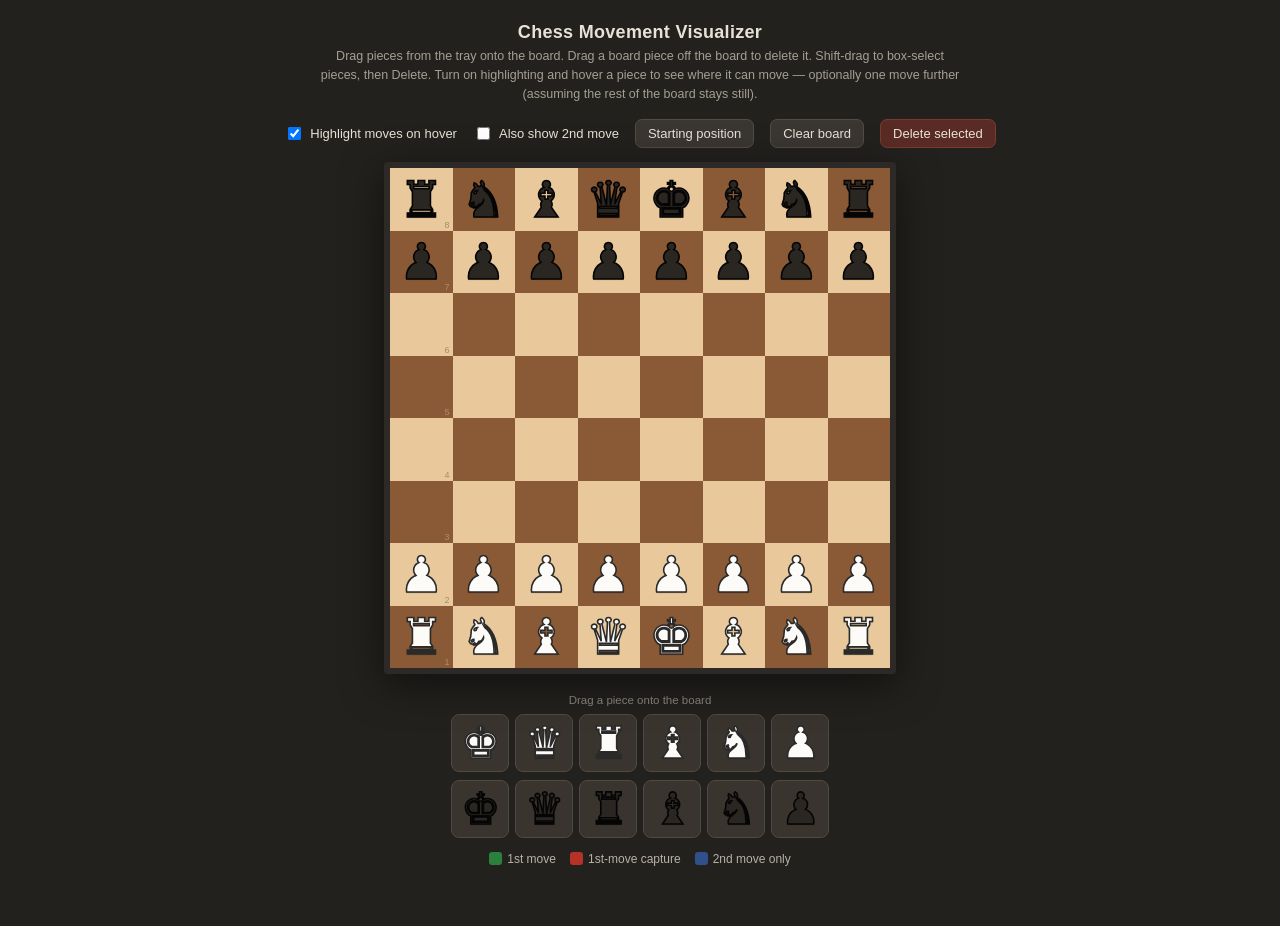
<file: tools/chess-visualizer.html>
<!DOCTYPE html>
<html lang="en">
<head>
<meta charset="utf-8">
<meta name="viewport" content="width=device-width, initial-scale=1">
<title>Chess Movement Visualizer</title>
<style>
  :root{
    --light:#e9c99c;        /* tan */
    --dark:#8a5a36;         /* dark brown */
    --hl1:rgba(46,170,72,0.90);   /* first-move (quiet) */
    --hlcap:rgba(220,55,40,0.55); /* first-move capture */
    --hl2:rgba(60,120,225,0.34);  /* second-move only */
    --sel:#ffd23f;
  }
  *{box-sizing:border-box;}
  body{
    margin:0; background:#23211e; color:#e8e2d6;
    font-family:-apple-system,Segoe UI,Roboto,Helvetica,Arial,sans-serif;
    display:flex; flex-direction:column; align-items:center; padding:22px 14px 60px;
    -webkit-user-select:none; user-select:none;
  }
  h1{font-size:18px; font-weight:600; margin:0 0 4px; letter-spacing:.3px;}
  .sub{font-size:12.5px; color:#a59f93; margin:0 0 16px; max-width:640px; text-align:center; line-height:1.5;}

  .controls{display:flex; flex-wrap:wrap; gap:10px 16px; align-items:center; justify-content:center; margin-bottom:14px;}
  .controls label{display:flex; align-items:center; gap:6px; font-size:13px; cursor:pointer;}
  button{
    font:inherit; font-size:13px; padding:6px 12px; border-radius:7px; cursor:pointer;
    background:#3a3631; color:#e8e2d6; border:1px solid #524c44;
  }
  button:hover{background:#46413a;}
  button.danger{background:#5a2b25; border-color:#7a3a30;}
  button.danger:hover{background:#6e342c;}

  #board{
    position:relative; width:512px; height:512px;
    display:grid; grid-template-columns:repeat(8,1fr); grid-template-rows:repeat(8,1fr);
    border:6px solid #2c2926; border-radius:4px; box-shadow:0 10px 40px rgba(0,0,0,.5);
    touch-action:none;
  }
  .sq{position:relative; display:flex; align-items:center; justify-content:center;}
  .sq.light{background:var(--light);}
  .sq.dark{background:var(--dark);}
  .sq::before{content:''; position:absolute; inset:0; pointer-events:none; z-index:1;}
  .sq.hl1::before{background:var(--hl1);}
  .sq.hlcap::before{background:var(--hlcap);
    box-shadow:inset 0 0 0 4px rgba(220,55,40,0.85);}
  .sq.hl2::before{background:var(--hl2);}
  .sq.sel{outline:3px solid var(--sel); outline-offset:-3px; z-index:3;}
  .sq .coord{position:absolute; bottom:1px; right:3px; font-size:9px; color:rgba(0,0,0,.30); z-index:1;}
  .sq.dark .coord{color:rgba(255,255,255,.30);}

  .piece{
    position:relative; z-index:2; font-size:50px; line-height:1; cursor:grab;
    pointer-events:none; /* clicks resolve to the square; we hit-test by math */
  }
  .piece.w{color:#fcfbf7; -webkit-text-stroke:1.6px #2a2a2a; text-shadow:0 1px 1px rgba(0,0,0,.35);}
  .piece.b{color:#2a2622; -webkit-text-stroke:1.6px #050505; text-shadow:0 1px 1px rgba(0,0,0,.25);}

  .palette{margin-top:20px; display:flex; flex-direction:column; gap:8px; align-items:center;}
  .palrow{display:flex; gap:6px;}
  .palcell{
    width:58px; height:58px; display:flex; align-items:center; justify-content:center;
    background:#39342e; border:1px solid #4f4941; border-radius:8px; cursor:grab;
  }
  .palcell:hover{background:#433d35;}
  .palcell .piece{font-size:44px; cursor:grab;}
  .palhint{font-size:11.5px; color:#8d877c;}

  #ghost{position:fixed; z-index:1000; pointer-events:none; font-size:50px; line-height:1;
    transform:translate(-50%,-50%); display:none;}
  #ghost.w{color:#fcfbf7; -webkit-text-stroke:1.6px #2a2a2a;}
  #ghost.b{color:#2a2622; -webkit-text-stroke:1.6px #050505;}
  #selrect{position:fixed; z-index:999; border:1.5px dashed var(--sel);
    background:rgba(255,210,63,0.12); pointer-events:none; display:none;}

  .legend{display:flex; gap:14px; flex-wrap:wrap; justify-content:center; margin-top:14px; font-size:12px; color:#b7b1a6;}
  .legend i{display:inline-block; width:13px; height:13px; border-radius:3px; vertical-align:-2px; margin-right:5px;}
</style>
</head>
<body>
  <h1>Chess Movement Visualizer</h1>
  <p class="sub">
    Drag pieces from the tray onto the board. Drag a board piece off the board to delete it.
    Shift-drag to box-select pieces, then Delete. Turn on highlighting and hover a piece to see
    where it can move — optionally one move further (assuming the rest of the board stays still).
  </p>

  <div class="controls">
    <label><input type="checkbox" id="showMoves" checked> Highlight moves on hover</label>
    <label><input type="checkbox" id="show2"> Also show 2nd move</label>
    <button id="btnStart">Starting position</button>
    <button id="btnClear">Clear board</button>
    <button id="btnDelete" class="danger">Delete selected</button>
  </div>

  <div id="board"></div>

  <div class="palette">
    <div class="palhint">Drag a piece onto the board</div>
    <div class="palrow" id="palWhite"></div>
    <div class="palrow" id="palBlack"></div>
  </div>

  <div class="legend">
    <span><i style="background:rgba(46,170,72,.7)"></i>1st move</span>
    <span><i style="background:rgba(220,55,40,.8)"></i>1st-move capture</span>
    <span><i style="background:rgba(60,120,225,.55)"></i>2nd move only</span>
  </div>

  <div id="ghost"></div>
  <div id="selrect"></div>

<script>
"use strict";

// ---- model -------------------------------------------------------------
// board[r][c] : null | {type:'k|q|r|b|n|p', color:'w|b'}.  row 0 = top (rank 8).
const GLYPH = {k:'♚', q:'♛', r:'♜', b:'♝', n:'♞', p:'♟'};
const ORDER = ['r','n','b','q','k','b','n','r'];
let board = [];

function emptyBoard(){ return Array.from({length:8}, ()=>Array(8).fill(null)); }
function startPosition(){
  const b = emptyBoard();
  for(let c=0;c<8;c++){
    b[0][c] = {type:ORDER[c], color:'b'};
    b[1][c] = {type:'p', color:'b'};
    b[6][c] = {type:'p', color:'w'};
    b[7][c] = {type:ORDER[c], color:'w'};
  }
  return b;
}
const inb = (r,c)=> r>=0 && r<8 && c>=0 && c<8;
const cloneBoard = b => b.map(row => row.map(p => p ? {type:p.type,color:p.color} : null));

// ---- move generation (pseudo-legal; no check enforcement) --------------
const DIRS = {
  r:[[-1,0],[1,0],[0,-1],[0,1]],
  b:[[-1,-1],[-1,1],[1,-1],[1,1]],
  q:[[-1,0],[1,0],[0,-1],[0,1],[-1,-1],[-1,1],[1,-1],[1,1]],
  k:[[-1,0],[1,0],[0,-1],[0,1],[-1,-1],[-1,1],[1,-1],[1,1]],
  n:[[-2,-1],[-2,1],[-1,-2],[-1,2],[1,-2],[1,2],[2,-1],[2,1]]
};

// Returns array of {r,c,capture,ep?,castle?}
function genMoves(bd, r, c){
  const p = bd[r][c];
  if(!p) return [];
  const out = [];
  const friend = (rr,cc)=> bd[rr][cc] && bd[rr][cc].color === p.color;

  if(p.type === 'p'){
    const dir = p.color === 'w' ? -1 : 1;
    const startRow = p.color === 'w' ? 6 : 1;
    // forward one / two
    if(inb(r+dir,c) && !bd[r+dir][c]){
      out.push({r:r+dir, c, capture:false});
      if(r === startRow && !bd[r+2*dir][c]) out.push({r:r+2*dir, c, capture:false});
    }
    // diagonal captures + en-passant heuristic
    const epRow = p.color === 'w' ? 3 : 4; // rank from which e.p. is possible
    for(const dc of [-1,1]){
      const rr = r+dir, cc = c+dc;
      if(!inb(rr,cc)) continue;
      const t = bd[rr][cc];
      if(t && t.color !== p.color){ out.push({r:rr, c:cc, capture:true}); }
      else if(!t && r === epRow){
        const side = bd[r][cc]; // pawn that (hypothetically) just double-stepped
        if(side && side.type === 'p' && side.color !== p.color)
          out.push({r:rr, c:cc, capture:true, ep:true});
      }
    }
    return out;
  }

  if(p.type === 'n' || p.type === 'k'){
    for(const [dr,dc] of DIRS[p.type]){
      const rr=r+dr, cc=c+dc;
      if(!inb(rr,cc) || friend(rr,cc)) continue;
      out.push({r:rr, c:cc, capture: !!bd[rr][cc]});
    }
    if(p.type === 'k'){
      const home = p.color === 'w' ? 7 : 0;
      if(r === home && c === 4){
        const rk = bd[home][7];
        if(rk && rk.type==='r' && rk.color===p.color && !bd[home][5] && !bd[home][6])
          out.push({r:home, c:6, capture:false, castle:true});
        const rq = bd[home][0];
        if(rq && rq.type==='r' && rq.color===p.color && !bd[home][1] && !bd[home][2] && !bd[home][3])
          out.push({r:home, c:2, capture:false, castle:true});
      }
    }
    return out;
  }

  // sliders: r, b, q
  for(const [dr,dc] of DIRS[p.type]){
    let rr=r+dr, cc=c+dc;
    while(inb(rr,cc)){
      const t = bd[rr][cc];
      if(!t){ out.push({r:rr, c:cc, capture:false}); }
      else { if(t.color !== p.color) out.push({r:rr, c:cc, capture:true}); break; }
      rr+=dr; cc+=dc;
    }
  }
  return out;
}

// All squares reachable on a *second* move, assuming the rest of the board is frozen.
function secondMoves(r, c){
  const p = board[r][c];
  const first = genMoves(board, r, c);
  const second = new Map();
  for(const m of first){
    const bd = cloneBoard(board);
    bd[r][c] = null;
    if(m.ep) bd[r][m.c] = null;                 // remove e.p.-captured pawn
    bd[m.r][m.c] = {type:p.type, color:p.color}; // piece now sits on m
    for(const n of genMoves(bd, m.r, m.c)) second.set(n.r+','+n.c, n);
  }
  return second;
}

// ---- DOM / rendering ---------------------------------------------------
const boardEl = document.getElementById('board');
const ghostEl = document.getElementById('ghost');
const selRectEl = document.getElementById('selrect');
const squares = []; // squares[r][c] -> element
let selected = new Set(); // "r,c"

function buildBoard(){
  boardEl.innerHTML = '';
  for(let r=0;r<8;r++){
    squares[r] = [];
    for(let c=0;c<8;c++){
      const sq = document.createElement('div');
      sq.className = 'sq ' + ((r+c)%2===0 ? 'light' : 'dark');
      sq.dataset.r = r; sq.dataset.c = c;
      if(c===0){ const lab=document.createElement('span'); lab.className='coord'; lab.textContent=8-r; sq.appendChild(lab); }
      squares[r][c] = sq;
      boardEl.appendChild(sq);
    }
  }
}

function render(){
  for(let r=0;r<8;r++) for(let c=0;c<8;c++){
    const sq = squares[r][c];
    const old = sq.querySelector('.piece');
    if(old) old.remove();
    const p = board[r][c];
    if(p){
      const span = document.createElement('span');
      span.className = 'piece ' + p.color;
      span.textContent = GLYPH[p.type];
      sq.appendChild(span);
    }
    sq.classList.toggle('sel', selected.has(r+','+c));
  }
}

function clearHighlights(){
  for(let r=0;r<8;r++) for(let c=0;c<8;c++)
    squares[r][c].classList.remove('hl1','hlcap','hl2');
}

function applyHover(r,c){
  clearHighlights();
  if(!document.getElementById('showMoves').checked) return;
  if(!board[r][c]) return;
  const first = genMoves(board, r, c);
  const fkeys = new Set(first.map(m => m.r+','+m.c));
  if(document.getElementById('show2').checked){
    for(const [k,n] of secondMoves(r,c))
      if(!fkeys.has(k)) squares[n.r][n.c].classList.add('hl2');
  }
  for(const m of first)
    squares[m.r][m.c].classList.add(m.capture ? 'hlcap' : 'hl1');
}

// ---- pointer helpers ---------------------------------------------------
function cellFromPoint(clientX, clientY){
  const rect = boardEl.getBoundingClientRect();
  const x = clientX - rect.left, y = clientY - rect.top;
  if(x < 0 || y < 0 || x >= rect.width || y >= rect.height) return null;
  return {r: Math.floor(y / (rect.height/8)), c: Math.floor(x / (rect.width/8))};
}

// ---- drag state --------------------------------------------------------
let drag = null;     // {piece, fromR, fromC}  (from palette => fromR null)
let select = null;   // {x0,y0}

function startDrag(piece, fromR, fromC, e){
  drag = {piece, fromR, fromC};
  if(fromR !== null){ board[fromR][fromC] = null; render(); } // pick up
  ghostEl.className = piece.color;
  ghostEl.textContent = GLYPH[piece.type];
  ghostEl.style.display = 'block';
  moveGhost(e.clientX, e.clientY);
  clearHighlights();
}
function moveGhost(x,y){ ghostEl.style.left = x+'px'; ghostEl.style.top = y+'px'; }

// palette
function buildPalette(){
  const mk = (color, host)=>{
    for(const type of ['k','q','r','b','n','p']){
      const cell = document.createElement('div');
      cell.className = 'palcell';
      const span = document.createElement('span');
      span.className = 'piece ' + color;
      span.textContent = GLYPH[type];
      cell.appendChild(span);
      cell.addEventListener('mousedown', e=>{ e.preventDefault(); startDrag({type,color}, null, null, e); });
      host.appendChild(cell);
    }
  };
  mk('w', document.getElementById('palWhite'));
  mk('b', document.getElementById('palBlack'));
}

// board interactions
boardEl.addEventListener('mousedown', e=>{
  const cell = cellFromPoint(e.clientX, e.clientY);
  if(!cell) return;
  e.preventDefault();
  if(e.shiftKey){
    select = {x0:e.clientX, y0:e.clientY};
    selRectEl.style.display = 'block';
    updateSelRect(e.clientX, e.clientY);
    return;
  }
  // plain click clears any existing selection
  if(selected.size){ selected.clear(); render(); }
  const p = board[cell.r][cell.c];
  if(p) startDrag(p, cell.r, cell.c, e);
});

let hoverKey = null;
boardEl.addEventListener('mousemove', e=>{
  if(drag || select) return;
  const cell = cellFromPoint(e.clientX, e.clientY);
  const key = cell ? cell.r+','+cell.c : null;
  if(key !== hoverKey){
    hoverKey = key;
    if(cell) applyHover(cell.r, cell.c); else clearHighlights();
  }
});
boardEl.addEventListener('mouseleave', ()=>{ if(!drag && !select){ hoverKey=null; clearHighlights(); } });

document.addEventListener('mousemove', e=>{
  if(drag) moveGhost(e.clientX, e.clientY);
  else if(select) updateSelRect(e.clientX, e.clientY);
});

document.addEventListener('mouseup', e=>{
  if(drag){
    const cell = cellFromPoint(e.clientX, e.clientY);
    if(cell) board[cell.r][cell.c] = {type:drag.piece.type, color:drag.piece.color};
    // dropped off-board: if it came from the board it is simply gone (deleted)
    drag = null;
    ghostEl.style.display = 'none';
    render();
  } else if(select){
    finalizeSelection();
    select = null;
    selRectEl.style.display = 'none';
  }
});

// ---- box selection -----------------------------------------------------
function updateSelRect(x,y){
  const x0 = Math.min(select.x0, x), y0 = Math.min(select.y0, y);
  const w = Math.abs(x - select.x0), h = Math.abs(y - select.y0);
  selRectEl.style.left = x0+'px'; selRectEl.style.top = y0+'px';
  selRectEl.style.width = w+'px'; selRectEl.style.height = h+'px';
}
function finalizeSelection(){
  const rect = selRectEl.getBoundingClientRect();
  selected.clear();
  for(let r=0;r<8;r++) for(let c=0;c<8;c++){
    if(!board[r][c]) continue;
    const sr = squares[r][c].getBoundingClientRect();
    const hit = !(sr.right < rect.left || sr.left > rect.right || sr.bottom < rect.top || sr.top > rect.bottom);
    if(hit) selected.add(r+','+c);
  }
  render();
}
function deleteSelected(){
  if(!selected.size) return;
  for(const key of selected){ const [r,c] = key.split(',').map(Number); board[r][c] = null; }
  selected.clear();
  render();
}

// ---- controls ----------------------------------------------------------
document.getElementById('btnStart').addEventListener('click', ()=>{ board = startPosition(); selected.clear(); render(); });
document.getElementById('btnClear').addEventListener('click', ()=>{ board = emptyBoard(); selected.clear(); render(); });
document.getElementById('btnDelete').addEventListener('click', deleteSelected);
document.addEventListener('keydown', e=>{
  if((e.key === 'Delete' || e.key === 'Backspace') && selected.size){ e.preventDefault(); deleteSelected(); }
});

// ---- boot --------------------------------------------------------------
buildBoard();
buildPalette();
board = startPosition();
render();
console.log('Chess Movement Visualizer running');
</script>
</body>
</html>
</file>
